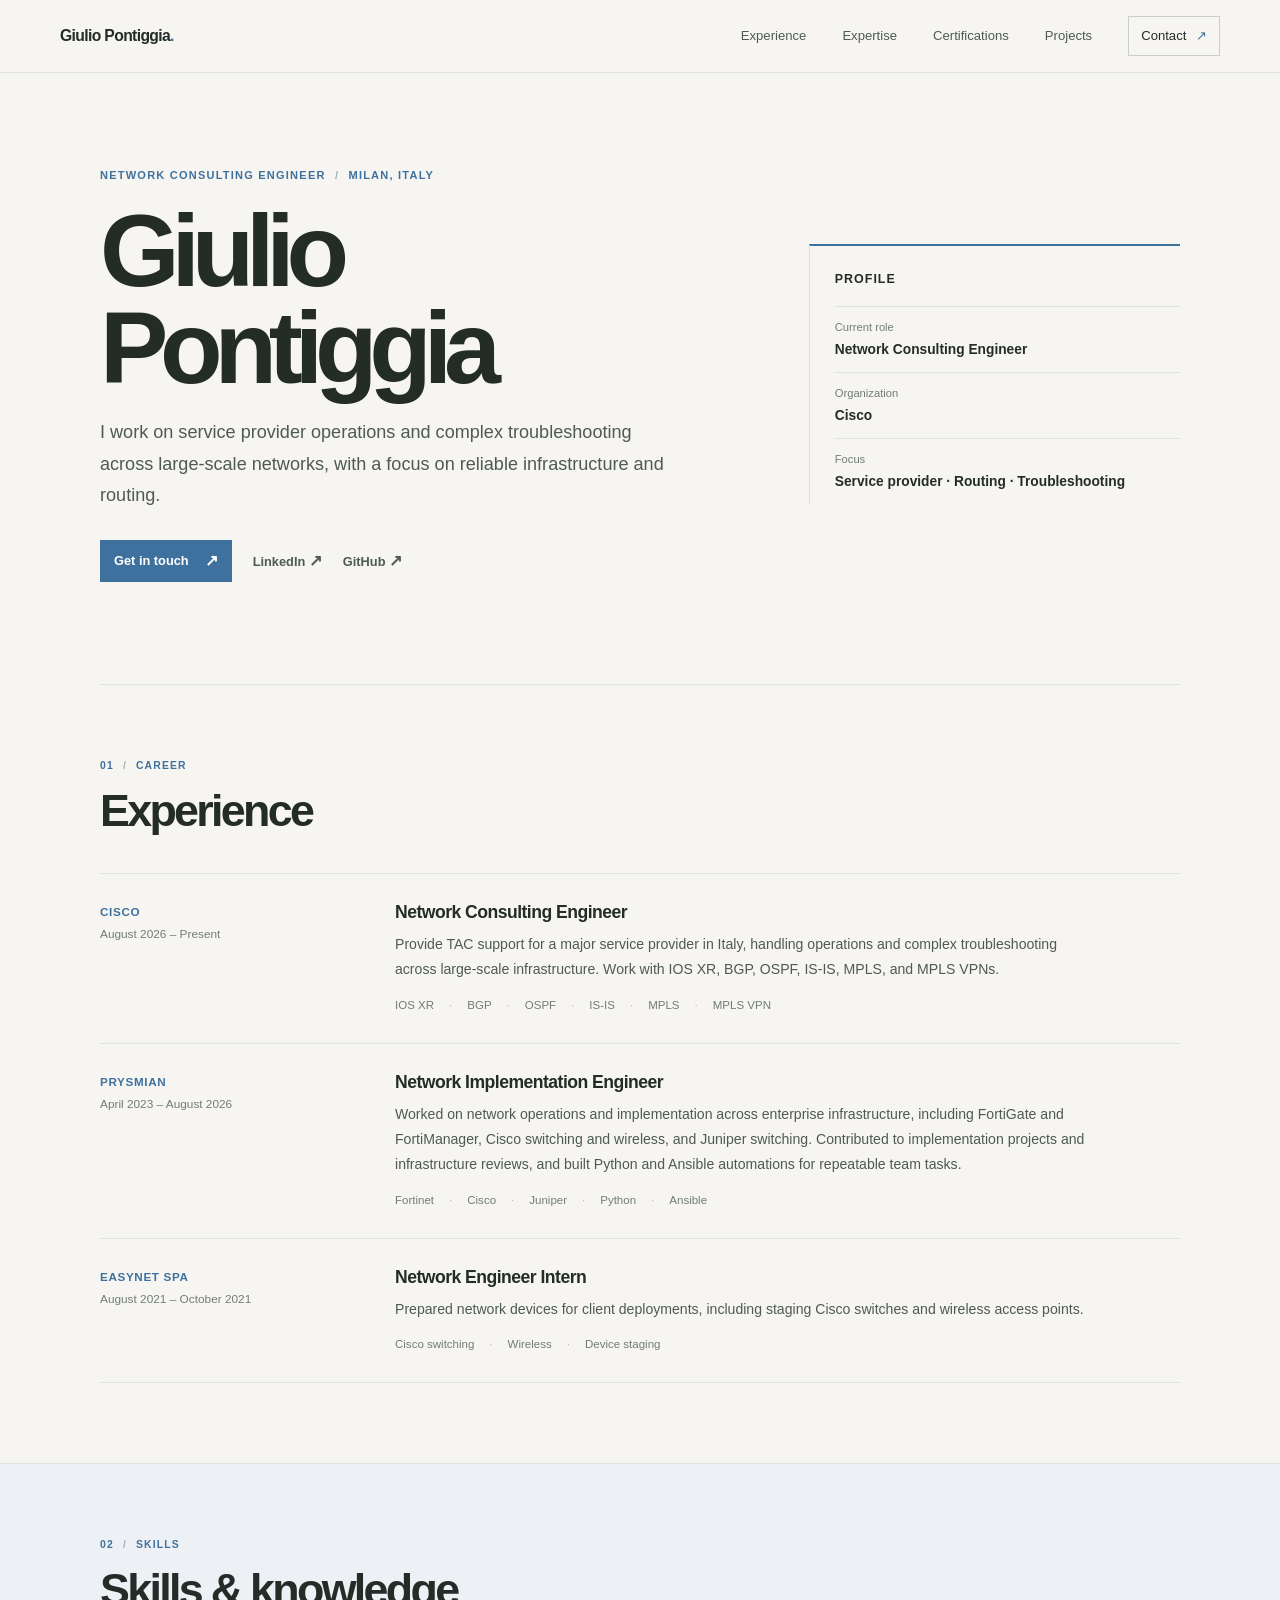
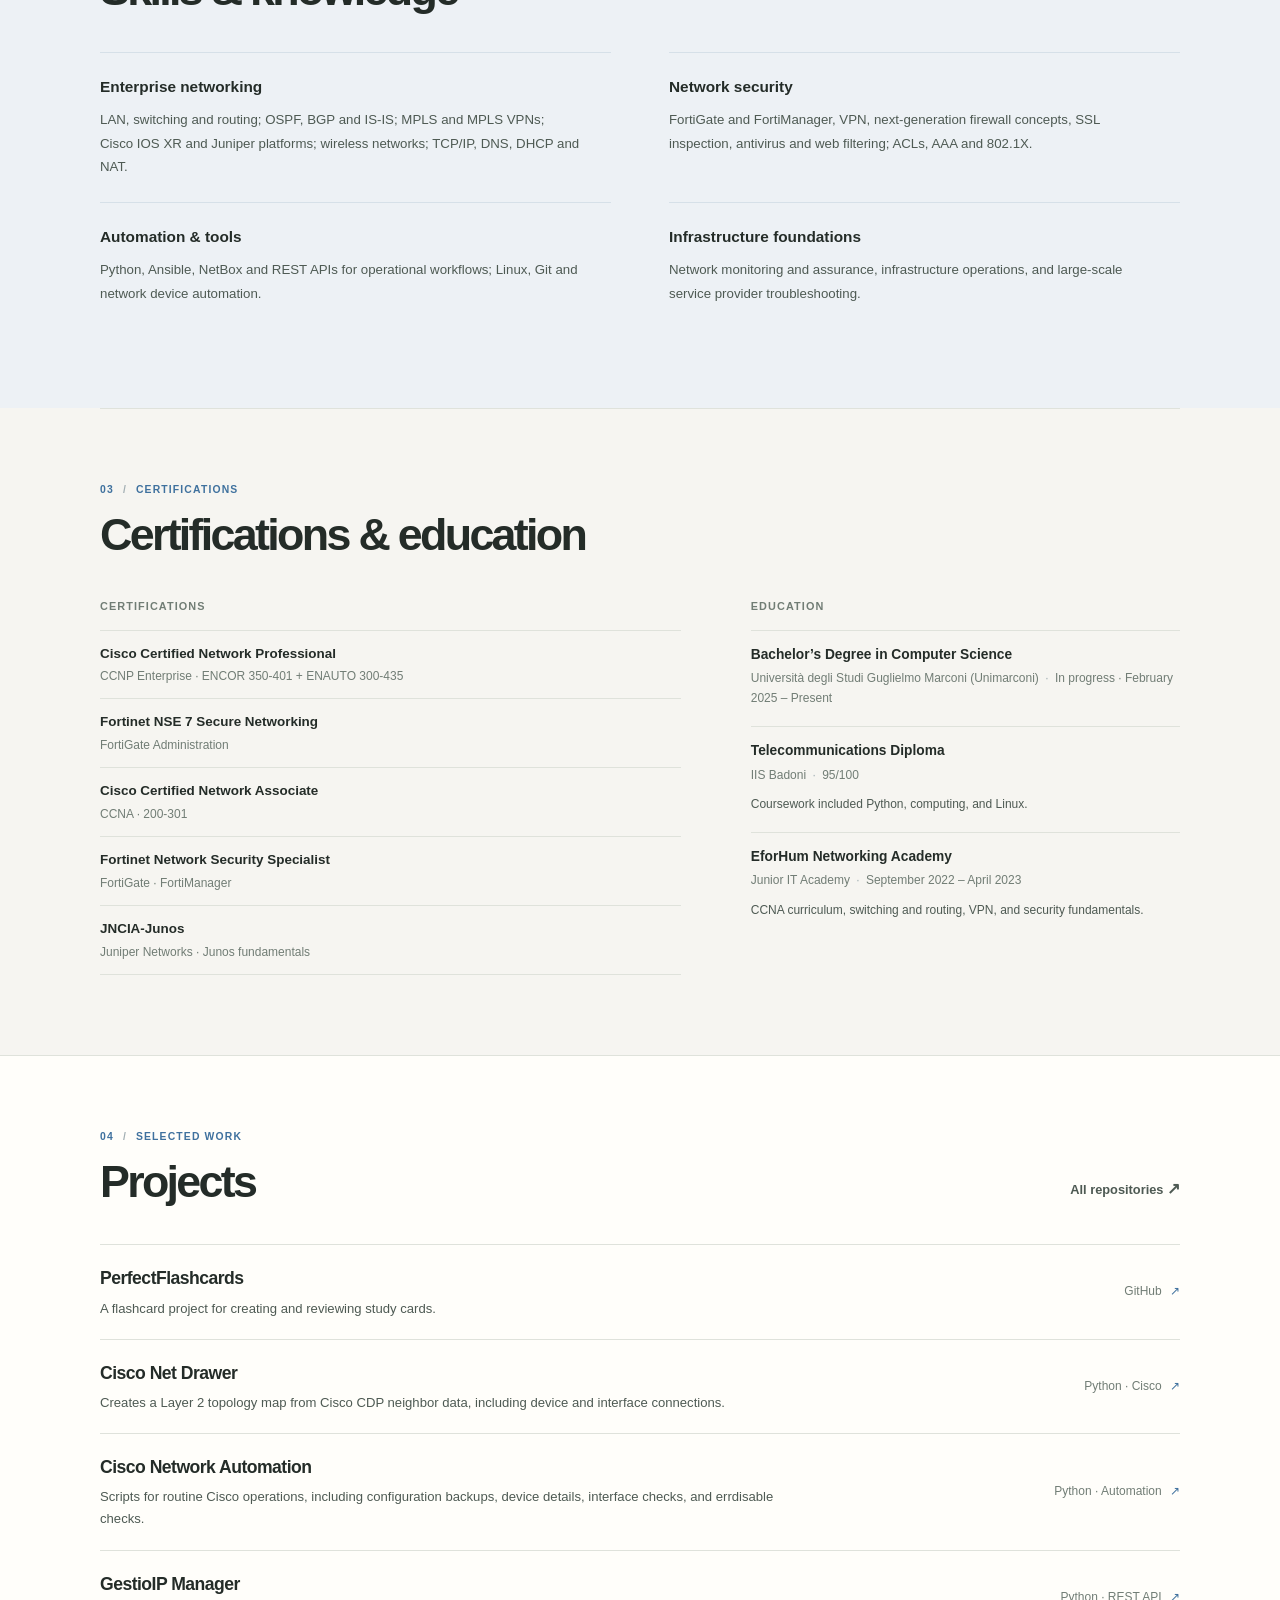
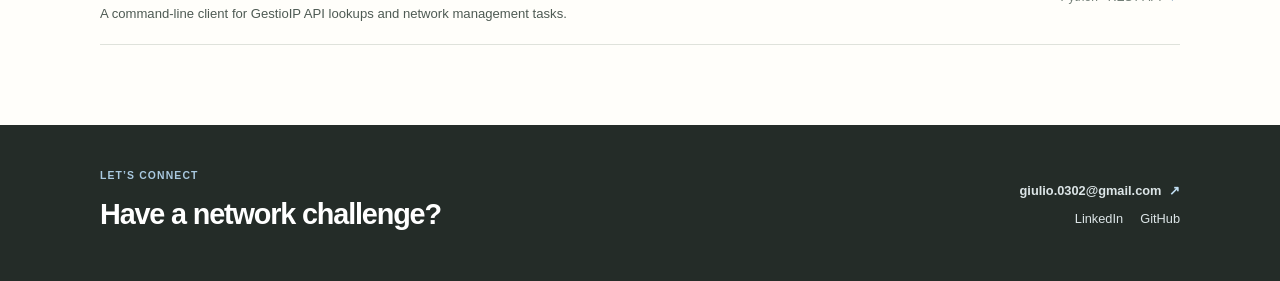
<file: index.html>
<!doctype html>
<html lang="en">
<head>
  <meta charset="utf-8">
  <meta name="viewport" content="width=device-width, initial-scale=1">
  <meta name="theme-color" content="#f6f5f1">
  <meta name="description" content="Giulio Pontiggia is a Network Consulting Engineer at Cisco in Milan, Italy, focused on service provider operations and complex troubleshooting.">
  <title>Giulio Pontiggia — Network Consulting Engineer</title>
  <link rel="icon" type="image/svg+xml" href="favicon.svg">
  <link rel="stylesheet" href="style.css">
  <script src="script.js" defer></script>
</head>
<body>
  <a class="skip-link" href="#main">Skip to content</a>
  <header class="site-header">
    <div class="header-inner">
      <a class="wordmark" href="#top" aria-label="Giulio Pontiggia, home">Giulio Pontiggia<span>.</span></a>
      <button class="menu-toggle" type="button" aria-label="Open navigation" aria-expanded="false" aria-controls="site-nav">
        <span></span><span></span>
      </button>
      <nav class="site-nav" id="site-nav" aria-label="Main navigation">
        <a href="#experience">Experience</a>
        <a href="#expertise">Expertise</a>
        <a href="#certifications">Certifications</a>
        <a href="#projects">Projects</a>
        <a class="nav-contact" href="mailto:giulio.0302@gmail.com">Contact <span aria-hidden="true">↗</span></a>
      </nav>
    </div>
  </header>

  <main id="main">
    <section class="hero page-width" id="top" aria-labelledby="hero-title">
      <div class="hero-main">
        <p class="eyebrow">NETWORK CONSULTING ENGINEER <span>/</span> MILAN, ITALY</p>
        <h1 id="hero-title">Giulio<br>Pontiggia</h1>
        <p class="hero-summary">I work on service provider operations and complex troubleshooting across large-scale networks, with a focus on reliable infrastructure and routing.</p>
        <div class="hero-links" aria-label="Contact and profiles">
          <a class="button button-primary" href="mailto:giulio.0302@gmail.com">Get in touch <span aria-hidden="true">↗</span></a>
          <a class="text-link" href="https://www.linkedin.com/in/giulio-pontiggia-265128235/" target="_blank" rel="noreferrer">LinkedIn <span aria-hidden="true">↗</span></a>
          <a class="text-link" href="https://github.com/GiulioPontiggia" target="_blank" rel="noreferrer">GitHub <span aria-hidden="true">↗</span></a>
        </div>
      </div>
      <aside class="profile-facts" aria-label="Profile at a glance">
        <h2>Profile</h2>
        <dl>
          <div><dt>Current role</dt><dd>Network Consulting Engineer</dd></div>
          <div><dt>Organization</dt><dd>Cisco</dd></div>
          <div><dt>Focus</dt><dd>Service provider · Routing · Troubleshooting</dd></div>
        </dl>
      </aside>
    </section>

    <section class="content-section page-width" id="experience" aria-labelledby="experience-title">
      <div class="section-heading">
        <p class="section-kicker">01 <span>/</span> CAREER</p>
        <h2 id="experience-title">Experience</h2>
      </div>
      <div class="experience-list">
        <article class="experience-item">
          <div class="experience-meta"><span>CISCO</span><span>August 2026 – Present</span></div>
          <div class="experience-copy">
            <h3>Network Consulting Engineer</h3>
            <p>Provide TAC support for a major service provider in Italy, handling operations and complex troubleshooting across large-scale infrastructure. Work with IOS XR, BGP, OSPF, IS-IS, MPLS, and MPLS VPNs.</p>
            <ul class="inline-tags" aria-label="Technologies"><li>IOS XR</li><li>BGP</li><li>OSPF</li><li>IS-IS</li><li>MPLS</li><li>MPLS VPN</li></ul>
          </div>
        </article>
        <article class="experience-item">
          <div class="experience-meta"><span>PRYSMIAN</span><span>April 2023 – August 2026</span></div>
          <div class="experience-copy">
            <h3>Network Implementation Engineer</h3>
            <p>Worked on network operations and implementation across enterprise infrastructure, including FortiGate and FortiManager, Cisco switching and wireless, and Juniper switching. Contributed to implementation projects and infrastructure reviews, and built Python and Ansible automations for repeatable team tasks.</p>
            <ul class="inline-tags" aria-label="Technologies"><li>Fortinet</li><li>Cisco</li><li>Juniper</li><li>Python</li><li>Ansible</li></ul>
          </div>
        </article>
        <article class="experience-item">
          <div class="experience-meta"><span>EASYNET SPA</span><span>August 2021 – October 2021</span></div>
          <div class="experience-copy">
            <h3>Network Engineer Intern</h3>
            <p>Prepared network devices for client deployments, including staging Cisco switches and wireless access points.</p>
            <ul class="inline-tags" aria-label="Technologies"><li>Cisco switching</li><li>Wireless</li><li>Device staging</li></ul>
          </div>
        </article>
      </div>
    </section>

    <section class="content-section expertise-section" id="expertise" aria-labelledby="expertise-title">
      <div class="page-width">
        <div class="section-heading">
          <p class="section-kicker">02 <span>/</span> SKILLS</p>
          <h2 id="expertise-title">Skills &amp; knowledge</h2>
        </div>
        <div class="expertise-list">
          <article class="expertise-item">
            <h3>Enterprise networking</h3>
            <p>LAN, switching and routing; OSPF, BGP and IS-IS; MPLS and MPLS VPNs; Cisco IOS XR and Juniper platforms; wireless networks; TCP/IP, DNS, DHCP and NAT.</p>
          </article>
          <article class="expertise-item">
            <h3>Network security</h3>
            <p>FortiGate and FortiManager, VPN, next-generation firewall concepts, SSL inspection, antivirus and web filtering; ACLs, AAA and 802.1X.</p>
          </article>
          <article class="expertise-item">
            <h3>Automation &amp; tools</h3>
            <p>Python, Ansible, NetBox and REST APIs for operational workflows; Linux, Git and network device automation.</p>
          </article>
          <article class="expertise-item">
            <h3>Infrastructure foundations</h3>
            <p>Network monitoring and assurance, infrastructure operations, and large-scale service provider troubleshooting.</p>
          </article>
        </div>
      </div>
    </section>

    <section class="content-section page-width credentials-section" id="certifications" aria-labelledby="certifications-title">
      <div class="section-heading">
        <p class="section-kicker">03 <span>/</span> CERTIFICATIONS</p>
        <h2 id="certifications-title">Certifications &amp; education</h2>
      </div>
      <div class="credentials-grid">
        <div class="credential-column">
          <h3 class="subsection-title">Certifications</h3>
          <ul class="credential-list">
            <li><span class="credential-name">Cisco Certified Network Professional</span><span class="credential-detail">CCNP Enterprise · ENCOR 350-401 + ENAUTO 300-435</span></li>
            <li><span class="credential-name">Fortinet NSE 7 Secure Networking</span><span class="credential-detail">FortiGate Administration</span></li>
            <li><span class="credential-name">Cisco Certified Network Associate</span><span class="credential-detail">CCNA · 200-301</span></li>
            <li><span class="credential-name">Fortinet Network Security Specialist</span><span class="credential-detail">FortiGate · FortiManager</span></li>
            <li><span class="credential-name">JNCIA-Junos</span><span class="credential-detail">Juniper Networks · Junos fundamentals</span></li>
          </ul>
        </div>
        <div class="credential-column education-column">
          <h3 class="subsection-title">Education</h3>
          <article class="education-item">
            <h4>Bachelor’s Degree in Computer Science</h4>
            <p>Università degli Studi Guglielmo Marconi (Unimarconi) <span>·</span> In progress · February 2025 – Present</p>
          </article>
          <article class="education-item">
            <h4>Telecommunications Diploma</h4>
            <p>IIS Badoni <span>·</span> 95/100</p>
            <p class="education-detail">Coursework included Python, computing, and Linux.</p>
          </article>
          <article class="education-item">
            <h4>EforHum Networking Academy</h4>
            <p>Junior IT Academy <span>·</span> September 2022 – April 2023</p>
            <p class="education-detail">CCNA curriculum, switching and routing, VPN, and security fundamentals.</p>
          </article>
        </div>
      </div>
    </section>

    <section class="content-section projects-section" id="projects" aria-labelledby="projects-title">
      <div class="page-width">
        <div class="section-heading section-heading-row">
          <div>
            <p class="section-kicker">04 <span>/</span> SELECTED WORK</p>
            <h2 id="projects-title">Projects</h2>
          </div>
          <a class="text-link" href="https://github.com/GiulioPontiggia?tab=repositories" target="_blank" rel="noreferrer">All repositories <span aria-hidden="true">↗</span></a>
        </div>
        <div class="project-list">
          <article class="project-item">
            <div><h3>PerfectFlashcards</h3><p>A flashcard project for creating and reviewing study cards.</p></div>
            <a href="https://github.com/GiulioPontiggia/PerfectFlashcards" target="_blank" rel="noreferrer" aria-label="View PerfectFlashcards on GitHub">GitHub <span aria-hidden="true">↗</span></a>
          </article>
          <article class="project-item">
            <div><h3>Cisco Net Drawer</h3><p>Creates a Layer 2 topology map from Cisco CDP neighbor data, including device and interface connections.</p></div>
            <a href="https://github.com/GiulioPontiggia/Cisco_net_drawer" target="_blank" rel="noreferrer" aria-label="View Cisco Net Drawer on GitHub">Python · Cisco <span aria-hidden="true">↗</span></a>
          </article>
          <article class="project-item">
            <div><h3>Cisco Network Automation</h3><p>Scripts for routine Cisco operations, including configuration backups, device details, interface checks, and errdisable checks.</p></div>
            <a href="https://github.com/GiulioPontiggia/cisco-network-automation" target="_blank" rel="noreferrer" aria-label="View Cisco Network Automation on GitHub">Python · Automation <span aria-hidden="true">↗</span></a>
          </article>
          <article class="project-item">
            <div><h3>GestioIP Manager</h3><p>A command-line client for GestioIP API lookups and network management tasks.</p></div>
            <a href="https://github.com/GiulioPontiggia/GestioIP_manager" target="_blank" rel="noreferrer" aria-label="View GestioIP Manager on GitHub">Python · REST API <span aria-hidden="true">↗</span></a>
          </article>
        </div>
      </div>
    </section>

    <section class="contact-section" id="contact" aria-labelledby="contact-title">
      <div class="page-width contact-inner">
        <div><p class="section-kicker">LET’S CONNECT</p><h2 id="contact-title">Have a network challenge?</h2></div>
        <div class="contact-links">
          <a class="contact-email" href="mailto:giulio.0302@gmail.com">giulio.0302@gmail.com <span aria-hidden="true">↗</span></a>
          <div><a href="https://www.linkedin.com/in/giulio-pontiggia-265128235/" target="_blank" rel="noreferrer">LinkedIn</a><a href="https://github.com/GiulioPontiggia" target="_blank" rel="noreferrer">GitHub</a></div>
        </div>
      </div>
    </section>
  </main>

</body>
</html>
</file>
<file: style.css>
:root {
  color-scheme: light;
  --paper: #f6f5f1;
  --surface: #fffefa;
  --ink: #242c28;
  --body: #4e5a53;
  --muted: #717d75;
  --quiet: #89938c;
  --line: #dfe2db;
  --accent: #3f719e;
  --accent-dark: #2d587f;
  --sans: Inter, "Segoe UI", Roboto, Helvetica, Arial, sans-serif;
  --page-width: 1080px;
}

*, *::before, *::after { box-sizing: border-box; }
html { scroll-behavior: smooth; scroll-padding-top: 90px; }
body { margin: 0; background: var(--paper); color: var(--ink); font-family: var(--sans); font-size: 16px; line-height: 1.65; -webkit-font-smoothing: antialiased; }
::selection { background: #d8e7f2; color: var(--ink); }
a { color: inherit; text-decoration: none; }
button { color: inherit; font: inherit; }
.page-width { width: min(var(--page-width), calc(100% - 64px)); margin-inline: auto; }
.skip-link { position: fixed; z-index: 20; top: 12px; left: 12px; padding: 10px 14px; transform: translateY(-160%); background: var(--ink); color: white; }
.skip-link:focus { transform: translateY(0); }
:focus-visible { outline: 3px solid #83aeca; outline-offset: 3px; }

.site-header { position: sticky; z-index: 10; top: 0; border-bottom: 1px solid var(--line); background: rgba(246, 245, 241, .96); }
.header-inner { display: flex; width: min(1160px, calc(100% - 64px)); height: 72px; align-items: center; justify-content: space-between; margin-inline: auto; }
.wordmark { font-size: .98rem; font-weight: 700; letter-spacing: -.04em; }
.wordmark span { color: var(--accent); }
.site-nav { display: flex; align-items: center; gap: clamp(20px, 3vw, 36px); color: var(--body); font-size: .82rem; }
.site-nav a, .text-link, .contact-links a { transition: color .15s ease; }
.site-nav a:hover, .text-link:hover, .contact-links a:hover { color: var(--accent); }
.site-nav .nav-contact { padding: 8px 12px; border: 1px solid #c8d0c8; color: var(--ink); }
.nav-contact span { margin-left: 6px; color: var(--accent); }
.menu-toggle { display: none; }

.hero { display: grid; grid-template-columns: minmax(0, 1.25fr) minmax(250px, .75fr); gap: 90px; align-items: center; padding-block: 94px 102px; }
.hero-main { max-width: 650px; }
.eyebrow, .section-kicker { margin: 0; color: var(--accent); font-size: .69rem; font-weight: 700; letter-spacing: .11em; line-height: 1.5; }
.eyebrow span, .section-kicker span { padding-inline: 5px; color: #a2afb3; }
h1, h2, h3, h4, p { margin-top: 0; }
h1, h2, h3, h4 { color: var(--ink); }
.hero h1 { margin: 18px 0 21px; font-size: clamp(3.8rem, 8vw, 6.5rem); font-weight: 650; letter-spacing: -.08em; line-height: .95; }
.hero-summary { max-width: 570px; margin-bottom: 28px; color: var(--body); font-size: 1.13rem; line-height: 1.75; }
.hero-links { display: flex; flex-wrap: wrap; align-items: center; gap: 21px; }
.button { display: inline-flex; min-height: 42px; align-items: center; gap: 16px; padding: 0 14px; font-size: .8rem; font-weight: 650; }
.button-primary { background: var(--accent); color: white; }
.button-primary:hover { background: var(--accent-dark); }
.button-primary span, .text-link span { font-size: 1rem; }
.text-link { color: var(--body); font-size: .8rem; font-weight: 600; }
.profile-facts { padding: 23px 0 0 25px; border-top: 2px solid var(--accent); border-left: 1px solid var(--line); }
.profile-facts h2 { margin-bottom: 16px; font-size: .78rem; font-weight: 700; letter-spacing: .08em; text-transform: uppercase; }
.profile-facts dl { margin: 0; }
.profile-facts dl > div { padding-block: 11px; border-top: 1px solid var(--line); }
.profile-facts dt { color: var(--muted); font-size: .7rem; }
.profile-facts dd { margin: 2px 0 0; color: var(--ink); font-size: .86rem; font-weight: 600; }

.content-section { padding-block: 73px 80px; border-top: 1px solid var(--line); }
.section-heading { margin-bottom: 37px; }
.section-kicker { margin-bottom: 11px; font-size: .65rem; }
.section-heading h2 { margin-bottom: 0; font-size: clamp(2rem, 4vw, 2.8rem); font-weight: 620; letter-spacing: -.06em; line-height: 1.15; }
.experience-item { display: grid; grid-template-columns: 245px minmax(0, 1fr); gap: 50px; padding-block: 24px 28px; border-top: 1px solid var(--line); }
.experience-item:last-child { border-bottom: 1px solid var(--line); }
.experience-meta { display: flex; flex-direction: column; gap: 4px; padding-top: 4px; color: var(--accent); font-size: .73rem; font-weight: 700; letter-spacing: .055em; }
.experience-meta span + span { color: var(--muted); font-size: .74rem; font-weight: 450; letter-spacing: 0; }
.experience-copy h3, .project-item h3 { margin: 0 0 5px; font-size: 1.1rem; font-weight: 650; letter-spacing: -.03em; }
.experience-copy p { max-width: 690px; margin-bottom: 10px; color: var(--body); font-size: .88rem; line-height: 1.8; }
.experience-copy .experience-context { margin-bottom: 9px; color: var(--muted); font-size: .77rem; }
.inline-tags { display: flex; flex-wrap: wrap; gap: 7px 15px; margin: 13px 0 0; padding: 0; list-style: none; color: var(--muted); font-size: .72rem; }
.inline-tags li + li::before { padding-right: 15px; color: #b2bdc0; content: "·"; }

.expertise-section { background: #edf1f5; }
.expertise-list { display: grid; grid-template-columns: repeat(2, minmax(0, 1fr)); column-gap: 58px; }
.expertise-item { padding: 21px 0 23px; border-top: 1px solid #d6e0e8; }
.expertise-item h3 { margin-bottom: 8px; font-size: .96rem; font-weight: 650; }
.expertise-item p { max-width: 480px; margin: 0; color: var(--body); font-size: .83rem; line-height: 1.8; }
.credentials-grid { display: grid; grid-template-columns: 1.15fr .85fr; gap: 70px; }
.subsection-title { margin-bottom: 14px; color: var(--muted); font-size: .68rem; font-weight: 700; letter-spacing: .1em; text-transform: uppercase; }
.credential-list { margin: 0; padding: 0; border-top: 1px solid var(--line); list-style: none; }
.credential-list li { display: grid; gap: 2px; padding: 12px 0; border-bottom: 1px solid var(--line); }
.credential-name { font-size: .84rem; font-weight: 650; }
.credential-detail { color: var(--muted); font-size: .75rem; }
.education-item { padding: 13px 0 17px; border-top: 1px solid var(--line); }
.education-item h4 { margin: 0 0 3px; font-size: .86rem; font-weight: 650; }
.education-item p { margin: 0; color: var(--muted); font-size: .75rem; }
.education-item p span { padding-inline: 3px; color: #a2afb3; }
.education-item .education-detail { margin-top: 9px; color: var(--body); line-height: 1.7; }

.projects-section { background: var(--surface); }
.section-heading-row { display: flex; align-items: end; justify-content: space-between; gap: 25px; }
.section-heading-row > .text-link { margin-bottom: 5px; }
.project-item { display: grid; grid-template-columns: minmax(0, 1fr) 180px; gap: 36px; align-items: center; padding-block: 19px; border-top: 1px solid var(--line); }
.project-item:last-child { border-bottom: 1px solid var(--line); }
.project-item h3 { margin-bottom: 4px; }
.project-item p { max-width: 690px; margin: 0; color: var(--body); font-size: .82rem; line-height: 1.7; }
.project-item > a { color: var(--muted); font-size: .75rem; text-align: right; }
.project-item > a span { padding-left: 5px; color: var(--accent); }
.project-item > a:hover { color: var(--accent); }

.contact-section { padding-block: 43px; background: var(--ink); color: #fff; }
.contact-inner { display: flex; align-items: center; justify-content: space-between; gap: 35px; }
.contact-section .section-kicker { margin-bottom: 7px; color: #a9c9e0; }
.contact-inner h2 { margin: 0; color: white; font-size: clamp(1.35rem, 3vw, 1.8rem); font-weight: 550; letter-spacing: -.04em; }
.contact-links { text-align: right; }
.contact-links a { color: #dce5e7; font-size: .8rem; }
.contact-links a:hover { color: #c1def2; }
.contact-email { display: inline-block; margin-bottom: 7px; font-weight: 650; }
.contact-email span { padding-left: 4px; color: #c1def2; }
.contact-links > div { display: flex; justify-content: end; gap: 17px; }
.site-footer { display: flex; min-height: 74px; align-items: center; justify-content: space-between; gap: 20px; color: var(--muted); }
.site-footer p { margin: 0; font-size: .72rem; }
.site-footer > span { font-size: .68rem; }

@media (max-width: 800px) {
  .hero { gap: 44px; }
  .experience-item { grid-template-columns: 180px minmax(0, 1fr); gap: 28px; }
  .credentials-grid { gap: 40px; }
}
@media (max-width: 620px) {
  html { scroll-padding-top: 70px; }
  .page-width { width: calc(100% - 40px); }
  .header-inner { width: calc(100% - 40px); height: 64px; }
  .menu-toggle { display: flex; width: 40px; height: 40px; flex-direction: column; align-items: center; justify-content: center; gap: 5px; border: 1px solid var(--line); background: transparent; cursor: pointer; }
  .menu-toggle span { display: block; width: 15px; height: 1px; background: currentColor; transition: transform .15s ease; }
  .menu-toggle[aria-expanded="true"] span:first-child { transform: translateY(3px) rotate(45deg); }
  .menu-toggle[aria-expanded="true"] span:last-child { transform: translateY(-3px) rotate(-45deg); }
  .site-nav { position: absolute; top: 63px; right: 0; left: 0; display: none; align-items: stretch; gap: 0; padding: 8px 20px 17px; border-bottom: 1px solid var(--line); background: var(--paper); }
  .site-nav.is-open { display: flex; flex-direction: column; }
  .site-nav a { padding-block: 10px; }
  .site-nav .nav-contact { align-self: flex-start; margin-top: 6px; padding: 7px 10px; }
  .hero { grid-template-columns: 1fr; gap: 46px; padding-block: 65px 66px; }
  .hero h1 { font-size: clamp(3.4rem, 16vw, 5.2rem); }
  .hero-summary { font-size: 1rem; }
  .profile-facts { padding-top: 17px; }
  .content-section { padding-block: 56px 61px; }
  .section-heading { margin-bottom: 26px; }
  .section-heading h2 { font-size: 2.1rem; }
  .experience-item { grid-template-columns: 1fr; gap: 12px; padding-block: 19px 23px; }
  .experience-meta { flex-direction: row; justify-content: space-between; }
  .expertise-list, .credentials-grid { grid-template-columns: 1fr; gap: 26px; }
  .expertise-list { column-gap: 0; }
  .education-column { padding-top: 4px; }
  .project-item { grid-template-columns: 1fr; gap: 8px; }
  .project-item > a { text-align: left; }
  .section-heading-row { align-items: start; flex-direction: column; gap: 12px; }
  .contact-inner { align-items: start; flex-direction: column; gap: 22px; }
  .contact-links { text-align: left; }
  .contact-links > div { justify-content: start; }
  .site-footer { flex-wrap: wrap; padding-block: 18px; }
  .site-footer p { order: 3; width: 100%; }
}
@media (prefers-reduced-motion: reduce) {
  *, *::before, *::after { scroll-behavior: auto !important; transition-duration: .01ms !important; }
}
</file>
